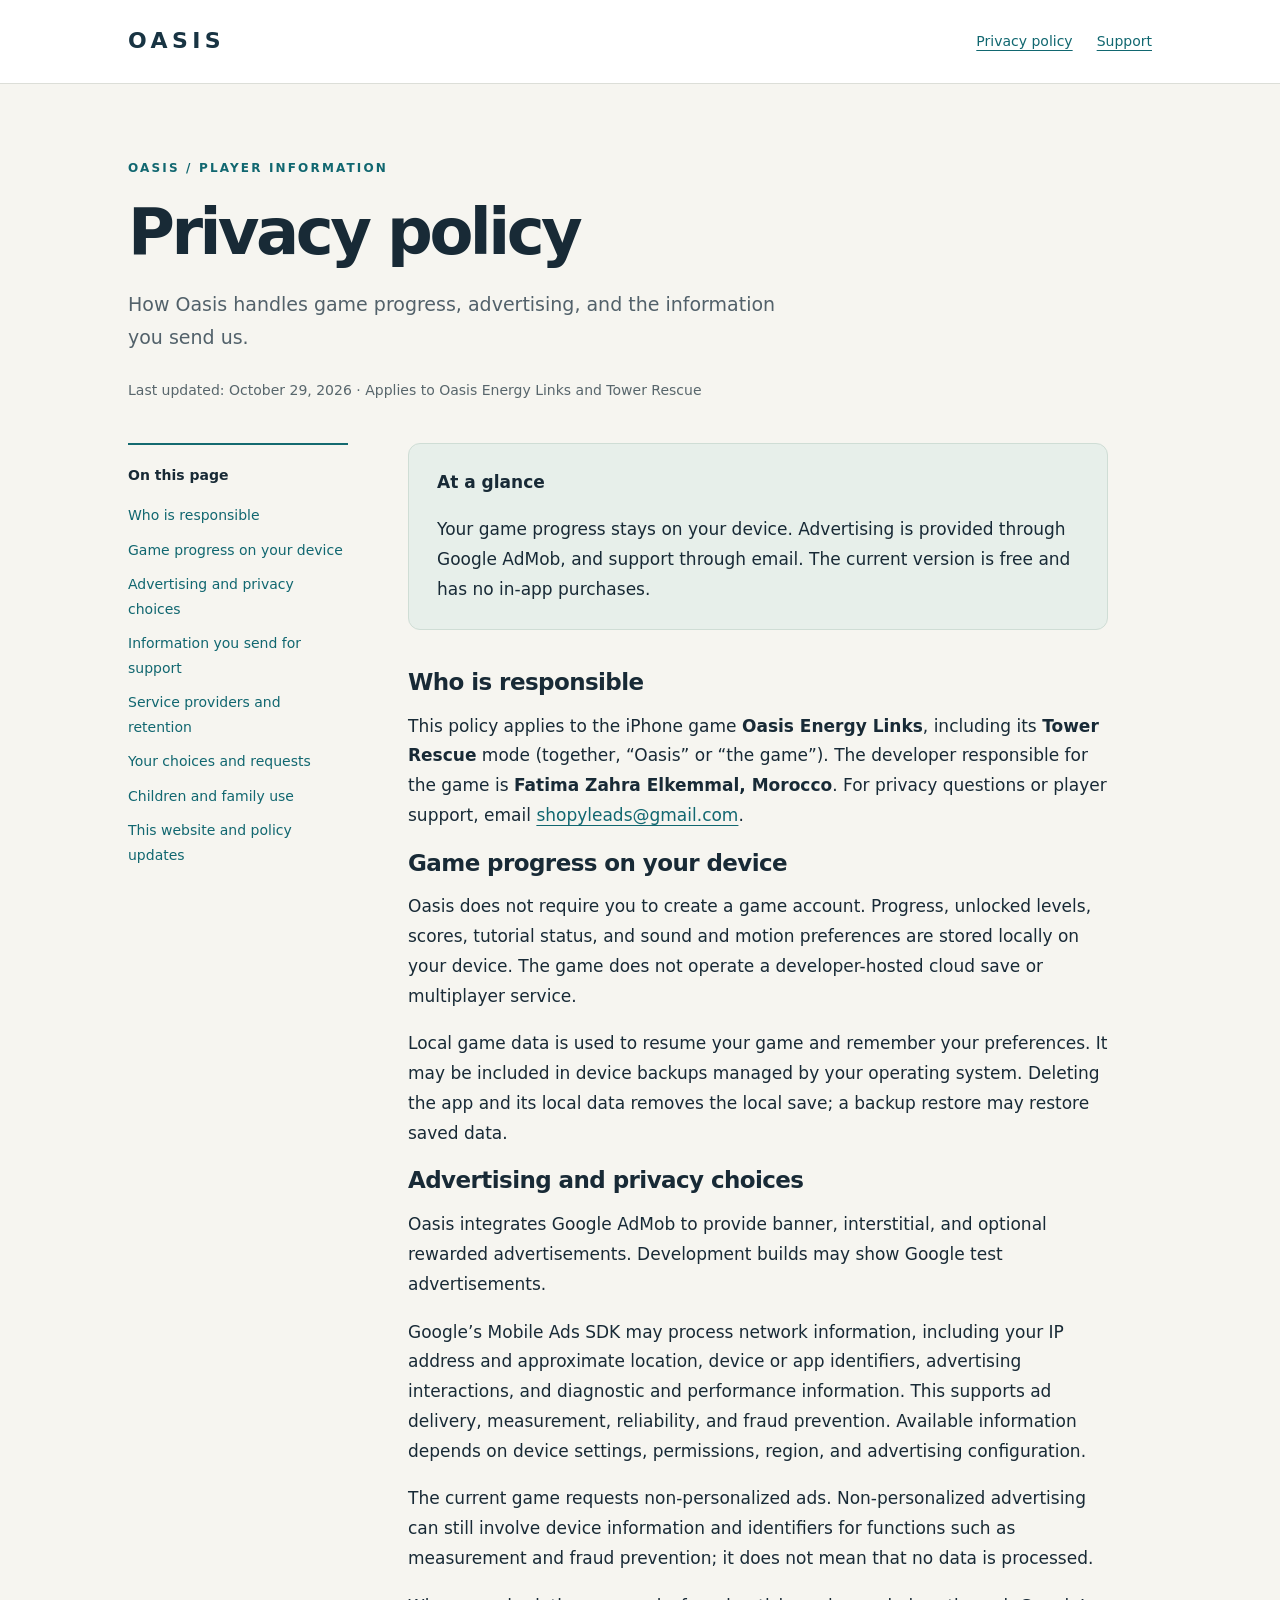
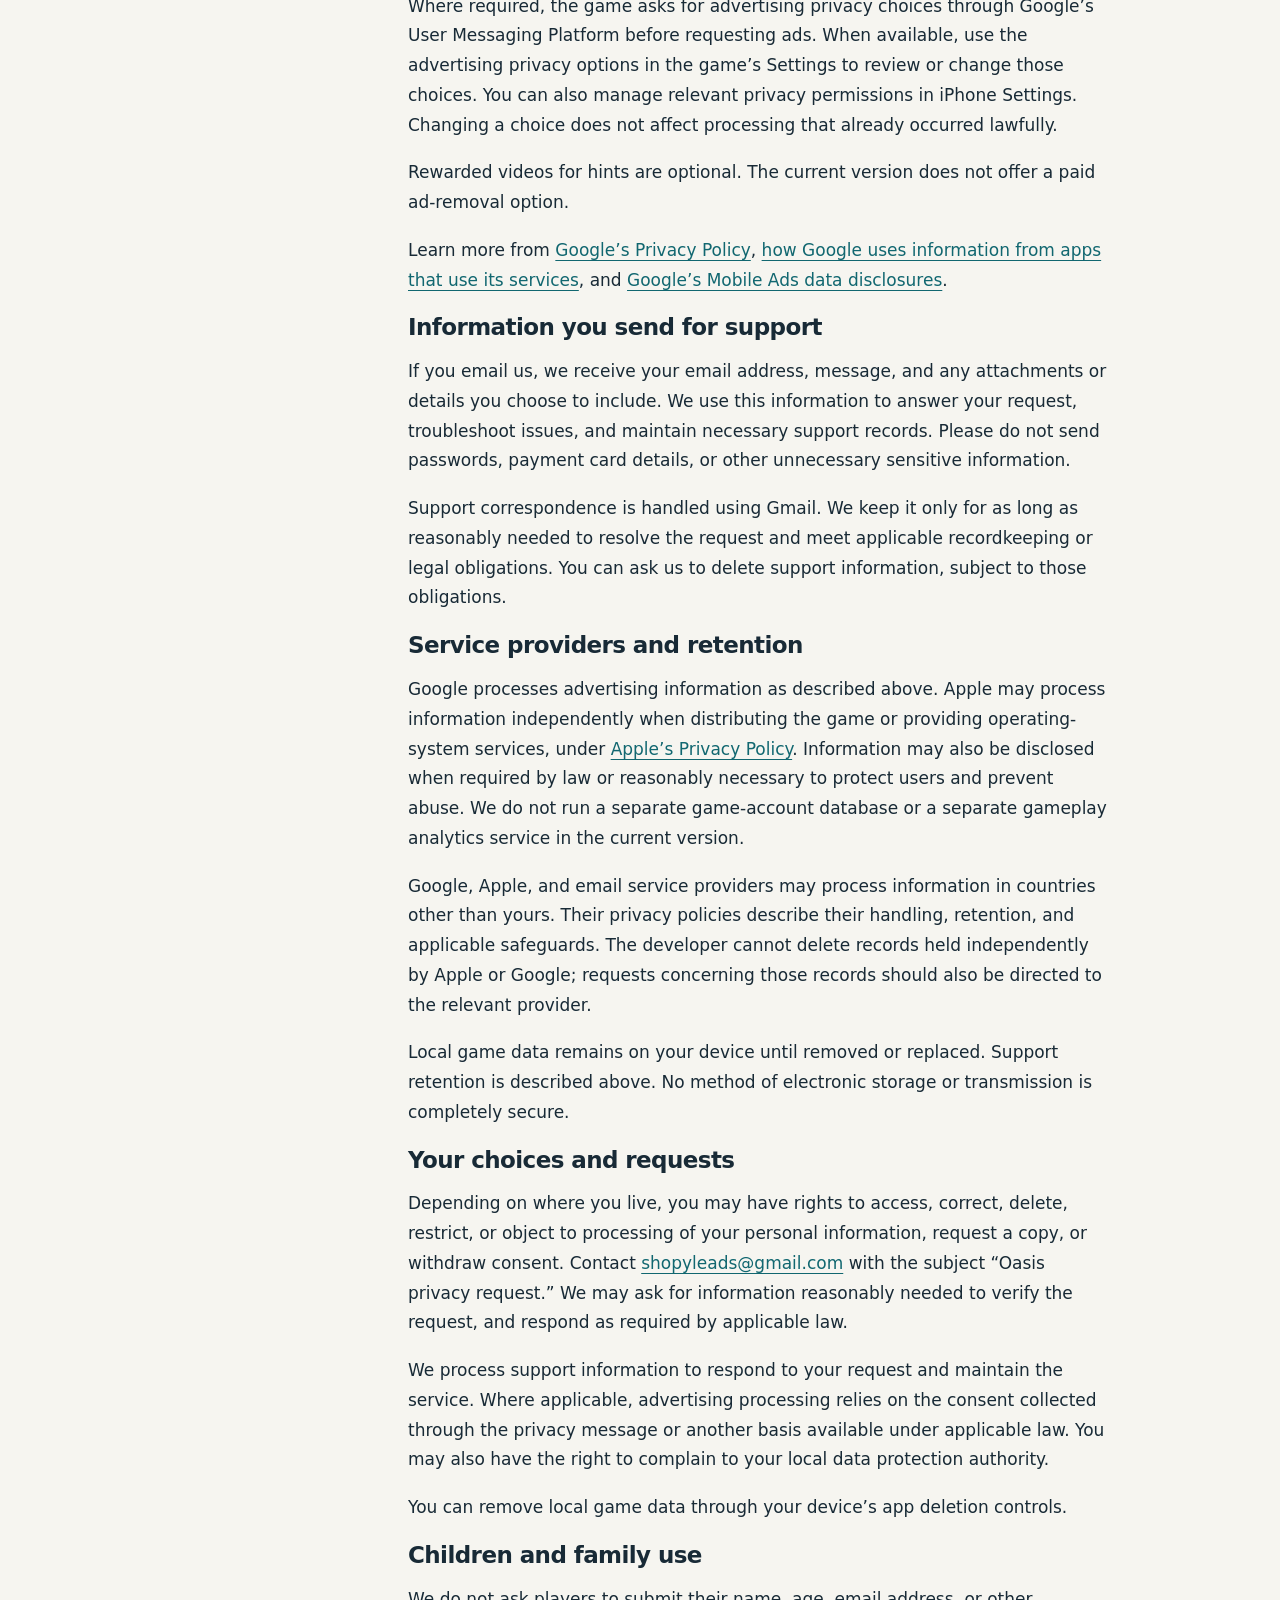
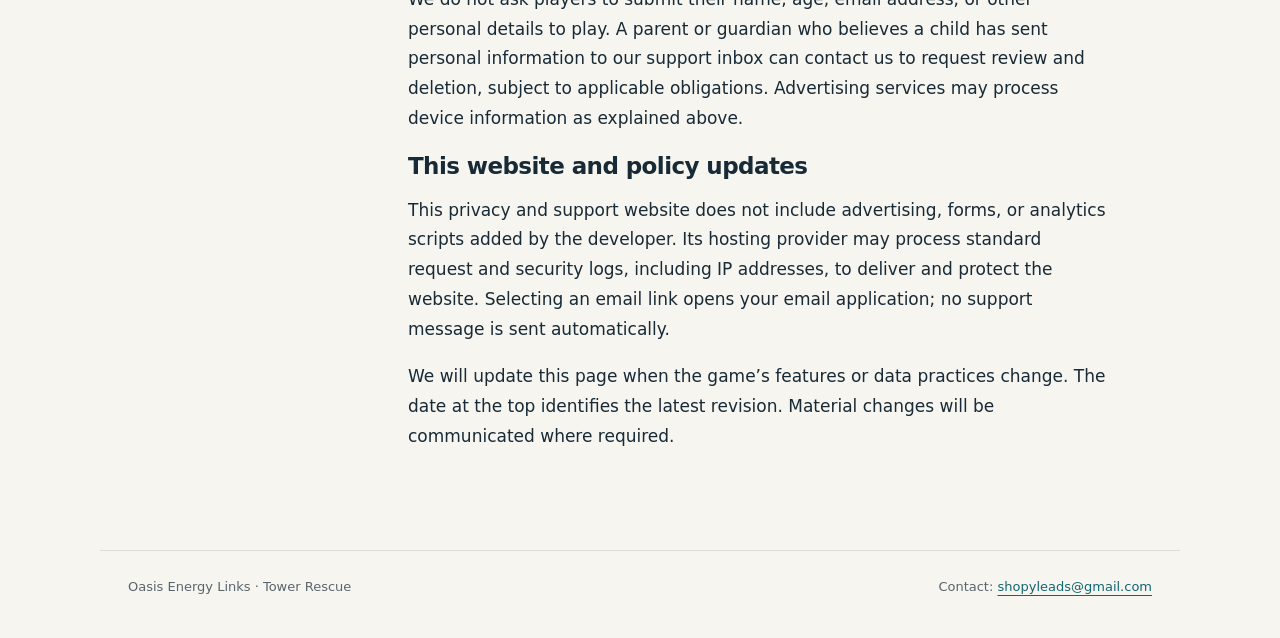
<file: index.html>
<!doctype html><html lang="en"><head><meta charset="utf-8"><meta name="viewport" content="width=device-width,initial-scale=1"><meta name="description" content="Privacy information and player support for Oasis Energy Links and Tower Rescue."><title>Privacy policy · Oasis</title><link rel="stylesheet" href="./style.css"></head><body><header><nav aria-label="Main navigation"><a class="brand" href="./index.html">OASIS</a><div class="navlinks"><a href="./privacy.html">Privacy policy</a><a href="./support.html">Support</a></div></nav></header><main><span class="eyebrow">Oasis / Player information</span><h1>Privacy policy</h1><p class="intro">How Oasis handles game progress, advertising, and the information you send us.</p><p class="meta">Last updated: October 29, 2026 · Applies to Oasis Energy Links and Tower Rescue</p><div class="layout"><aside class="toc" aria-label="On this page"><strong>On this page</strong><a href="#operator">Who is responsible</a><a href="#local">Game progress on your device</a><a href="#ads">Advertising and privacy choices</a><a href="#support">Information you send for support</a><a href="#sharing">Service providers and retention</a><a href="#rights">Your choices and requests</a><a href="#children">Children and family use</a><a href="#website">This website and policy updates</a></aside><article class="article"><div class="summary"><p><strong>At a glance</strong></p><p>Your game progress stays on your device. Advertising is provided through Google AdMob, and support through email. The current version is free and has no in-app purchases.</p></div><section id="operator"><h2>Who is responsible</h2><p>This policy applies to the iPhone game <strong>Oasis Energy Links</strong>, including its <strong>Tower Rescue</strong> mode (together, “Oasis” or “the game”). The developer responsible for the game is <strong>Fatima Zahra Elkemmal, Morocco</strong>. For privacy questions or player support, email <a href="mailto:shopyleads@gmail.com">shopyleads@gmail.com</a>.</p></section><section id="local"><h2>Game progress on your device</h2><p>Oasis does not require you to create a game account. Progress, unlocked levels, scores, tutorial status, and sound and motion preferences are stored locally on your device. The game does not operate a developer-hosted cloud save or multiplayer service.</p><p>Local game data is used to resume your game and remember your preferences. It may be included in device backups managed by your operating system. Deleting the app and its local data removes the local save; a backup restore may restore saved data.</p></section><section id="ads"><h2>Advertising and privacy choices</h2><p>Oasis integrates Google AdMob to provide banner, interstitial, and optional rewarded advertisements. Development builds may show Google test advertisements.</p><p>Google’s Mobile Ads SDK may process network information, including your IP address and approximate location, device or app identifiers, advertising interactions, and diagnostic and performance information. This supports ad delivery, measurement, reliability, and fraud prevention. Available information depends on device settings, permissions, region, and advertising configuration.</p><p>The current game requests non-personalized ads. Non-personalized advertising can still involve device information and identifiers for functions such as measurement and fraud prevention; it does not mean that no data is processed.</p><p>Where required, the game asks for advertising privacy choices through Google’s User Messaging Platform before requesting ads. When available, use the advertising privacy options in the game’s Settings to review or change those choices. You can also manage relevant privacy permissions in iPhone Settings. Changing a choice does not affect processing that already occurred lawfully.</p><p>Rewarded videos for hints are optional. The current version does not offer a paid ad-removal option.</p><p>Learn more from <a href="https://policies.google.com/privacy">Google’s Privacy Policy</a>, <a href="https://policies.google.com/technologies/partner-sites">how Google uses information from apps that use its services</a>, and <a href="https://developers.google.com/admob/ios/privacy/data-disclosure">Google’s Mobile Ads data disclosures</a>.</p></section><section id="support"><h2>Information you send for support</h2><p>If you email us, we receive your email address, message, and any attachments or details you choose to include. We use this information to answer your request, troubleshoot issues, and maintain necessary support records. Please do not send passwords, payment card details, or other unnecessary sensitive information.</p><p>Support correspondence is handled using Gmail. We keep it only for as long as reasonably needed to resolve the request and meet applicable recordkeeping or legal obligations. You can ask us to delete support information, subject to those obligations.</p></section><section id="sharing"><h2>Service providers and retention</h2><p>Google processes advertising information as described above. Apple may process information independently when distributing the game or providing operating-system services, under <a href="https://www.apple.com/legal/privacy/">Apple’s Privacy Policy</a>. Information may also be disclosed when required by law or reasonably necessary to protect users and prevent abuse. We do not run a separate game-account database or a separate gameplay analytics service in the current version.</p><p>Google, Apple, and email service providers may process information in countries other than yours. Their privacy policies describe their handling, retention, and applicable safeguards. The developer cannot delete records held independently by Apple or Google; requests concerning those records should also be directed to the relevant provider.</p><p>Local game data remains on your device until removed or replaced. Support retention is described above. No method of electronic storage or transmission is completely secure.</p></section><section id="rights"><h2>Your choices and requests</h2><p>Depending on where you live, you may have rights to access, correct, delete, restrict, or object to processing of your personal information, request a copy, or withdraw consent. Contact <a href="mailto:shopyleads@gmail.com">shopyleads@gmail.com</a> with the subject “Oasis privacy request.” We may ask for information reasonably needed to verify the request, and respond as required by applicable law.</p><p>We process support information to respond to your request and maintain the service. Where applicable, advertising processing relies on the consent collected through the privacy message or another basis available under applicable law. You may also have the right to complain to your local data protection authority.</p><p>You can remove local game data through your device’s app deletion controls.</p></section><section id="children"><h2>Children and family use</h2><p>We do not ask players to submit their name, age, email address, or other personal details to play. A parent or guardian who believes a child has sent personal information to our support inbox can contact us to request review and deletion, subject to applicable obligations. Advertising services may process device information as explained above.</p></section><section id="website"><h2>This website and policy updates</h2><p>This privacy and support website does not include advertising, forms, or analytics scripts added by the developer. Its hosting provider may process standard request and security logs, including IP addresses, to deliver and protect the website. Selecting an email link opens your email application; no support message is sent automatically.</p><p>We will update this page when the game’s features or data practices change. The date at the top identifies the latest revision. Material changes will be communicated where required.</p></section></article></div></main><footer><span>Oasis Energy Links · Tower Rescue</span><span>Contact: <a href="mailto:shopyleads@gmail.com">shopyleads@gmail.com</a></span></footer></body></html>
</file>
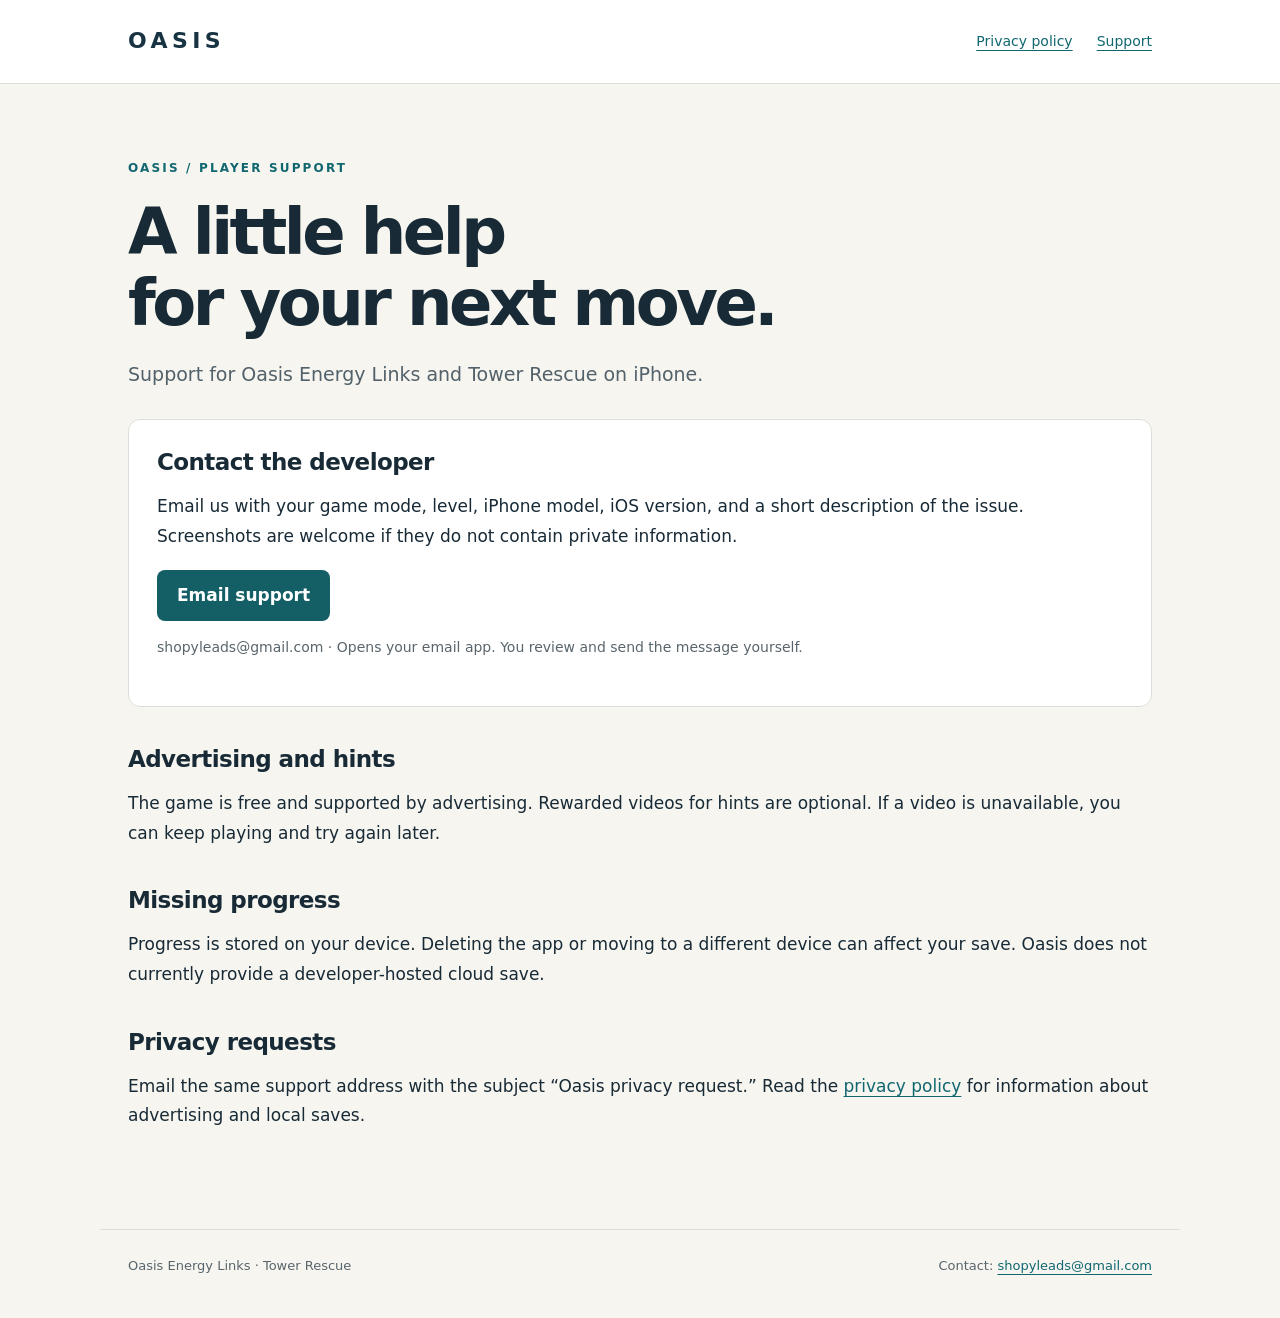
<file: support.html>
<!doctype html><html lang="en"><head><meta charset="utf-8"><meta name="viewport" content="width=device-width,initial-scale=1"><meta name="description" content="Privacy information and player support for Oasis Energy Links and Tower Rescue."><title>Support · Oasis</title><link rel="stylesheet" href="./style.css"></head><body><header><nav aria-label="Main navigation"><a class="brand" href="./index.html">OASIS</a><div class="navlinks"><a href="./privacy.html">Privacy policy</a><a href="./support.html">Support</a></div></nav></header><main><span class="eyebrow">Oasis / Player support</span><h1>A little help<br>for your next move.</h1><p class="intro">Support for Oasis Energy Links and Tower Rescue on iPhone.</p><div class="contact"><h2 style="margin-top:0">Contact the developer</h2><p>Email us with your game mode, level, iPhone model, iOS version, and a short description of the issue. Screenshots are welcome if they do not contain private information.</p><a class="button" href="mailto:shopyleads@gmail.com?subject=Oasis%20support">Email support</a><p class="note" style="margin-top:14px">shopyleads@gmail.com · Opens your email app. You review and send the message yourself.</p></div><h2>Advertising and hints</h2><p>The game is free and supported by advertising. Rewarded videos for hints are optional. If a video is unavailable, you can keep playing and try again later.</p><h2>Missing progress</h2><p>Progress is stored on your device. Deleting the app or moving to a different device can affect your save. Oasis does not currently provide a developer-hosted cloud save.</p><h2>Privacy requests</h2><p>Email the same support address with the subject “Oasis privacy request.” Read the <a href="./privacy.html">privacy policy</a> for information about advertising and local saves.</p></main><footer><span>Oasis Energy Links · Tower Rescue</span><span>Contact: <a href="mailto:shopyleads@gmail.com">shopyleads@gmail.com</a></span></footer></body></html>
</file>
<file: style.css>
*{box-sizing:border-box}html{scroll-behavior:smooth}body{margin:0;background:#f6f5f0;color:#182a36;font:17px/1.75 system-ui,-apple-system,sans-serif}a{color:#116770;text-underline-offset:4px}a:hover{color:#083c42}a:focus-visible{outline:3px solid #bb8500;outline-offset:5px}header{border-bottom:1px solid #dcded8;background:#fff}nav{max-width:1080px;margin:auto;display:flex;align-items:center;justify-content:space-between;gap:24px;padding:22px 28px}.brand{font-weight:850;letter-spacing:.2em;color:#183443;text-decoration:none;font-size:22px}.navlinks{display:flex;gap:24px;font-size:14px}main{max-width:1080px;margin:auto;padding:68px 28px 80px}.eyebrow{font-size:12px;font-weight:750;letter-spacing:.18em;text-transform:uppercase;color:#116770}h1{font-size:clamp(38px,6vw,64px);letter-spacing:-.055em;line-height:1.1;margin:16px 0 20px}h2{font-size:23px;line-height:1.3;letter-spacing:-.025em;margin:38px 0 14px}p{margin:0 0 18px}ul{padding-left:22px}.intro{max-width:680px;color:#52616a;font-size:19px}.meta{font-size:14px;color:#58666c;margin:24px 0 40px}.layout{display:grid;grid-template-columns:220px minmax(0,700px);gap:60px}.toc{font-size:14px;border-top:2px solid #146a70;padding-top:18px}.toc a{display:block;margin:0 0 10px;text-decoration:none}.toc strong{display:block;margin-bottom:16px}.article{min-width:0}.article h2:first-child{margin-top:0}.summary{background:#e7efea;border:1px solid #cfddd5;padding:24px 28px;border-radius:12px;margin-bottom:38px}.summary p:last-child{margin:0}.contact{padding:28px;background:#fff;border:1px solid #dce0d9;border-radius:12px;margin-top:28px;overflow-wrap:anywhere}.note{font-size:14px;color:#59656c}footer{max-width:1080px;margin:auto;border-top:1px solid #dcded8;padding:25px 28px 40px;color:#59656c;font-size:13px;display:flex;justify-content:space-between;gap:24px}section{scroll-margin-top:24px}.button{display:inline-block;background:#145e65;color:white;text-decoration:none;padding:11px 20px;border-radius:8px;font-weight:650}.button:hover{color:white;background:#0c4249}@media(max-width:760px){main{padding-top:40px}.layout{grid-template-columns:1fr;gap:34px}.toc{display:flex;flex-wrap:wrap;gap:5px 20px}.toc strong{width:100%;margin-bottom:7px}.toc a{margin-bottom:4px}nav{align-items:flex-start;gap:16px}.navlinks{gap:16px}footer{display:block}.summary{padding:20px}body{font-size:16px}}
</file>
